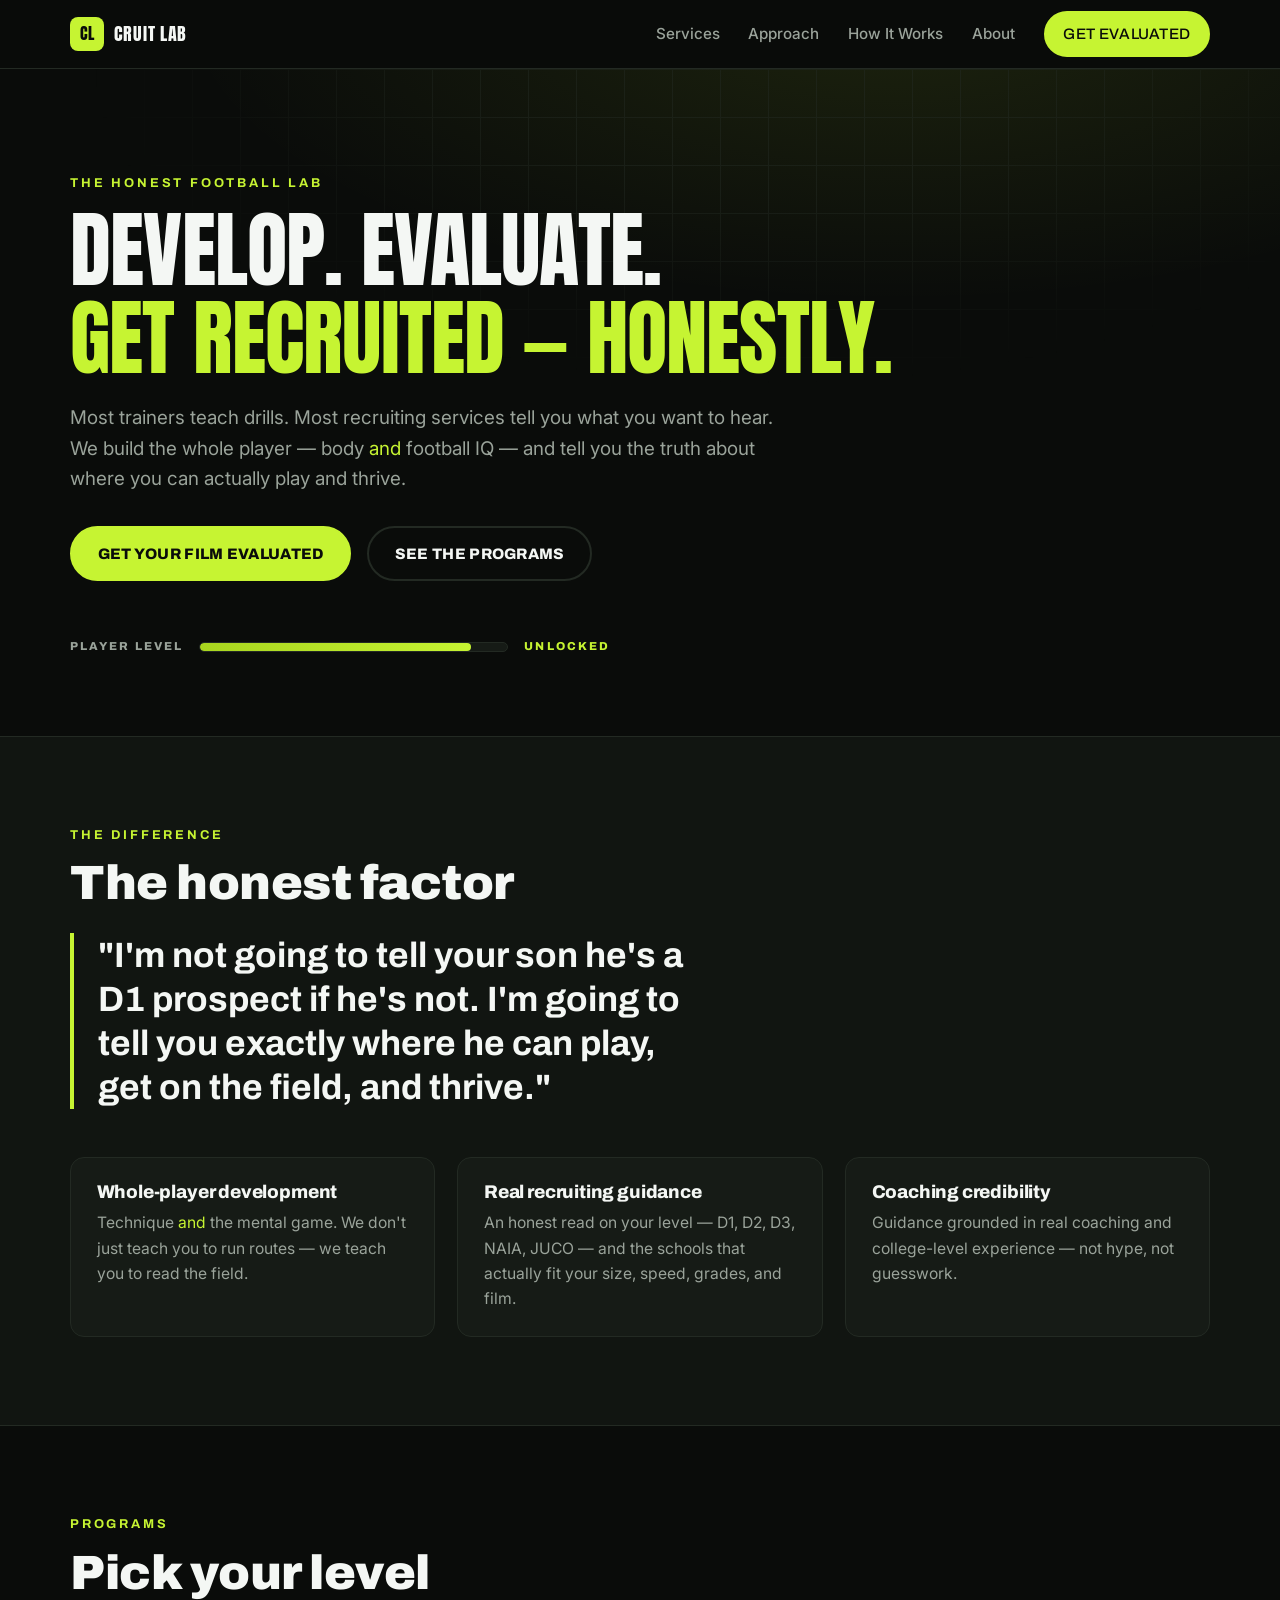
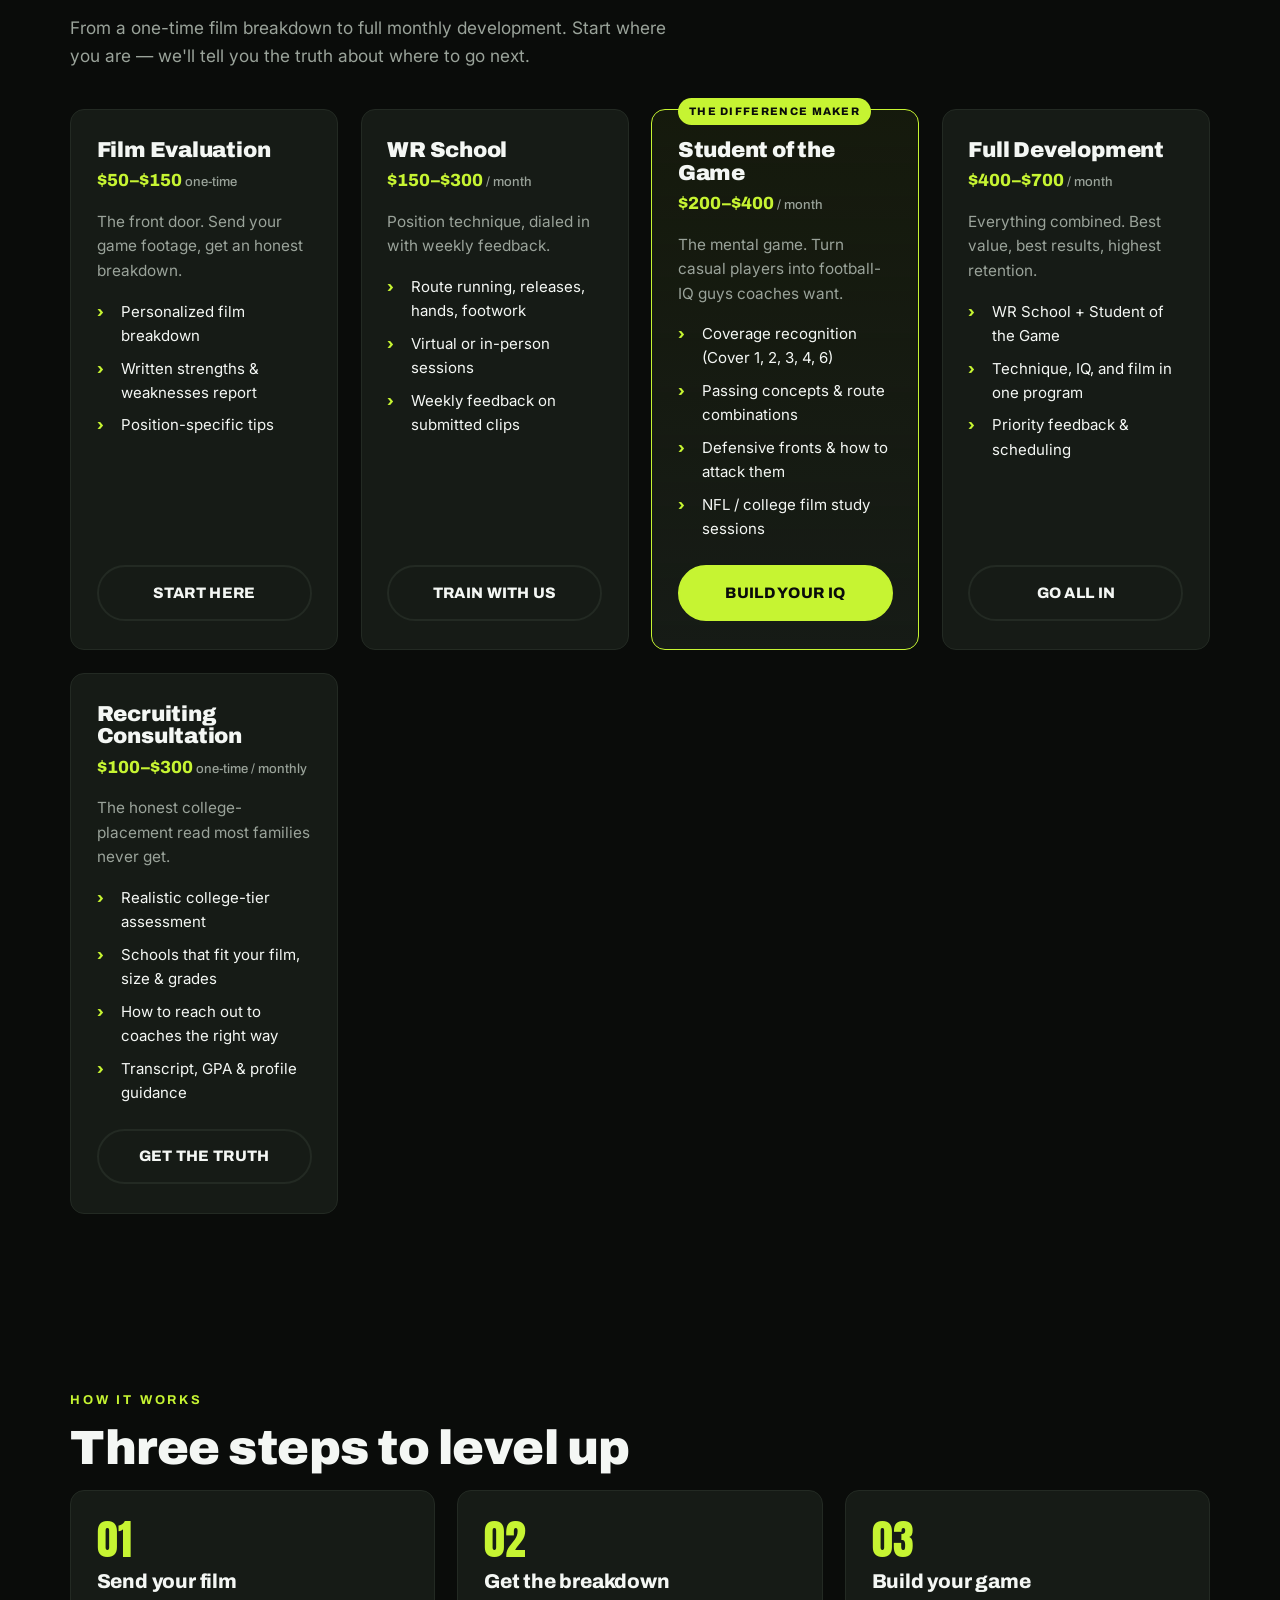
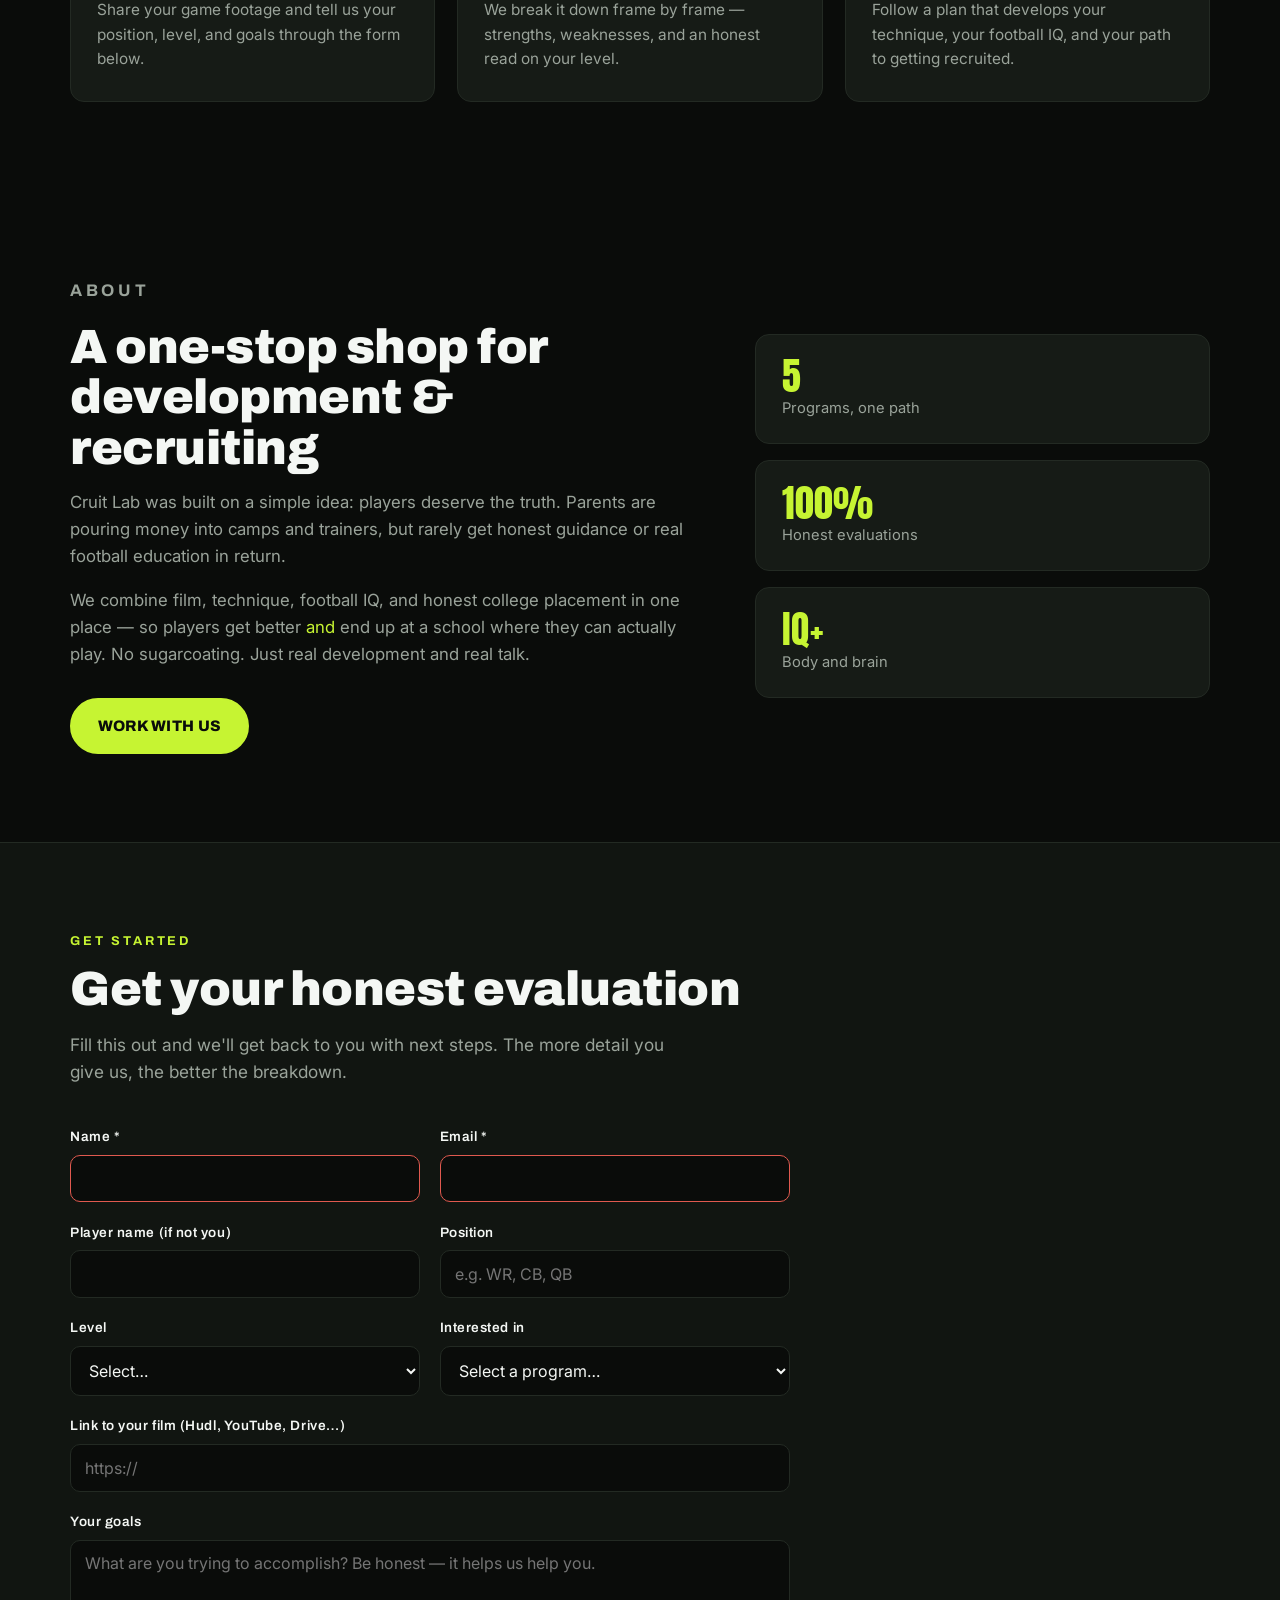
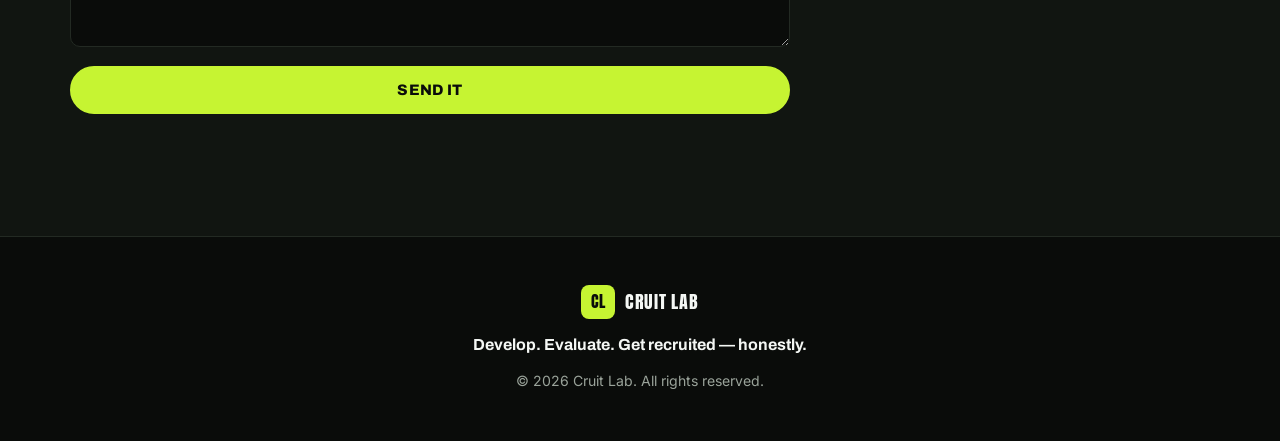
<file: site/index.html>
<!DOCTYPE html>
<html lang="en">
<head>
  <meta charset="UTF-8" />
  <meta name="viewport" content="width=device-width, initial-scale=1.0" />
  <title>Cruit Lab — Develop. Evaluate. Get Recruited, Honestly.</title>
  <meta name="description" content="Cruit Lab is the honest football lab — whole-player development, film evaluation, football IQ, and realistic recruiting guidance. We tell you the truth about where you can play." />

  <!-- Open Graph / social -->
  <meta property="og:title" content="Cruit Lab — The Honest Football Lab" />
  <meta property="og:description" content="Develop. Evaluate. Get recruited — honestly. Film breakdowns, technique, football IQ, and real recruiting guidance." />
  <meta property="og:type" content="website" />

  <link rel="preconnect" href="https://fonts.googleapis.com" />
  <link rel="preconnect" href="https://fonts.gstatic.com" crossorigin />
  <link href="https://fonts.googleapis.com/css2?family=Anton&family=Archivo:wght@500;600;700;800;900&family=Inter:wght@400;500;600;700&display=swap" rel="stylesheet" />
  <link rel="stylesheet" href="styles.css" />
</head>
<body>

  <!-- ===== NAV ===== -->
  <header class="nav" id="top">
    <div class="container nav__inner">
      <a href="#top" class="logo" aria-label="Cruit Lab home">
        <span class="logo__mark">CL</span>
        <span class="logo__word">CRUIT&nbsp;LAB</span>
      </a>
      <nav class="nav__links" aria-label="Primary">
        <a href="#services">Services</a>
        <a href="#approach">Approach</a>
        <a href="#how">How It Works</a>
        <a href="#about">About</a>
        <a href="#contact" class="btn btn--sm">Get Evaluated</a>
      </nav>
      <button class="nav__toggle" id="navToggle" aria-label="Open menu" aria-expanded="false">
        <span></span><span></span><span></span>
      </button>
    </div>
  </header>

  <!-- ===== HERO ===== -->
  <section class="hero">
    <div class="hero__grid" aria-hidden="true"></div>
    <div class="container hero__inner">
      <p class="eyebrow">The Honest Football Lab</p>
      <h1 class="hero__title">
        Develop. Evaluate.<br />
        <span class="accent">Get recruited — honestly.</span>
      </h1>
      <p class="hero__sub">
        Most trainers teach drills. Most recruiting services tell you what you
        want to hear. We build the whole player — body <em>and</em> football IQ —
        and tell you the truth about where you can actually play and thrive.
      </p>
      <div class="hero__cta">
        <a href="#contact" class="btn">Get Your Film Evaluated</a>
        <a href="#services" class="btn btn--ghost">See the Programs</a>
      </div>

      <!-- EXP / level-up motif -->
      <div class="levelbar" aria-hidden="true">
        <div class="levelbar__label">PLAYER LEVEL</div>
        <div class="levelbar__track"><div class="levelbar__fill"></div></div>
        <div class="levelbar__tag">UNLOCKED</div>
      </div>
    </div>
  </section>

  <!-- ===== HONEST DIFFERENCE ===== -->
  <section class="honest" id="approach">
    <div class="container">
      <p class="section-eyebrow">The Difference</p>
      <h2 class="section-title">The honest factor</h2>
      <blockquote class="quote">
        "I'm not going to tell your son he's a D1 prospect if he's not. I'm going
        to tell you exactly where he can play, get on the field, and thrive."
      </blockquote>
      <div class="cards-3">
        <div class="mini">
          <h3>Whole-player development</h3>
          <p>Technique <em>and</em> the mental game. We don't just teach you to run routes — we teach you to read the field.</p>
        </div>
        <div class="mini">
          <h3>Real recruiting guidance</h3>
          <p>An honest read on your level — D1, D2, D3, NAIA, JUCO — and the schools that actually fit your size, speed, grades, and film.</p>
        </div>
        <div class="mini">
          <h3>Coaching credibility</h3>
          <p>Guidance grounded in real coaching and college-level experience — not hype, not guesswork.</p>
        </div>
      </div>
    </div>
  </section>

  <!-- ===== SERVICES ===== -->
  <section class="services" id="services">
    <div class="container">
      <p class="section-eyebrow">Programs</p>
      <h2 class="section-title">Pick your level</h2>
      <p class="section-lead">From a one-time film breakdown to full monthly development. Start where you are — we'll tell you the truth about where to go next.</p>

      <div class="tiers">
        <!-- Tier 1 -->
        <article class="tier">
          <div class="tier__head">
            <h3>Film Evaluation</h3>
            <p class="tier__price">$50–$150 <span>one-time</span></p>
          </div>
          <p class="tier__desc">The front door. Send your game footage, get an honest breakdown.</p>
          <ul class="tier__list">
            <li>Personalized film breakdown</li>
            <li>Written strengths &amp; weaknesses report</li>
            <li>Position-specific tips</li>
          </ul>
          <a href="#contact" class="btn btn--ghost btn--full">Start Here</a>
        </article>

        <!-- Tier 2 -->
        <article class="tier">
          <div class="tier__head">
            <h3>WR School</h3>
            <p class="tier__price">$150–$300 <span>/ month</span></p>
          </div>
          <p class="tier__desc">Position technique, dialed in with weekly feedback.</p>
          <ul class="tier__list">
            <li>Route running, releases, hands, footwork</li>
            <li>Virtual or in-person sessions</li>
            <li>Weekly feedback on submitted clips</li>
          </ul>
          <a href="#contact" class="btn btn--ghost btn--full">Train With Us</a>
        </article>

        <!-- Tier 3 (featured) -->
        <article class="tier tier--featured">
          <div class="tier__flag">The Difference Maker</div>
          <div class="tier__head">
            <h3>Student of the Game</h3>
            <p class="tier__price">$200–$400 <span>/ month</span></p>
          </div>
          <p class="tier__desc">The mental game. Turn casual players into football-IQ guys coaches want.</p>
          <ul class="tier__list">
            <li>Coverage recognition (Cover 1, 2, 3, 4, 6)</li>
            <li>Passing concepts &amp; route combinations</li>
            <li>Defensive fronts &amp; how to attack them</li>
            <li>NFL / college film study sessions</li>
          </ul>
          <a href="#contact" class="btn btn--full">Build Your IQ</a>
        </article>

        <!-- Tier 4 -->
        <article class="tier">
          <div class="tier__head">
            <h3>Full Development</h3>
            <p class="tier__price">$400–$700 <span>/ month</span></p>
          </div>
          <p class="tier__desc">Everything combined. Best value, best results, highest retention.</p>
          <ul class="tier__list">
            <li>WR School + Student of the Game</li>
            <li>Technique, IQ, and film in one program</li>
            <li>Priority feedback &amp; scheduling</li>
          </ul>
          <a href="#contact" class="btn btn--ghost btn--full">Go All In</a>
        </article>

        <!-- Tier 5 -->
        <article class="tier">
          <div class="tier__head">
            <h3>Recruiting Consultation</h3>
            <p class="tier__price">$100–$300 <span>one-time / monthly</span></p>
          </div>
          <p class="tier__desc">The honest college-placement read most families never get.</p>
          <ul class="tier__list">
            <li>Realistic college-tier assessment</li>
            <li>Schools that fit your film, size &amp; grades</li>
            <li>How to reach out to coaches the right way</li>
            <li>Transcript, GPA &amp; profile guidance</li>
          </ul>
          <a href="#contact" class="btn btn--ghost btn--full">Get the Truth</a>
        </article>
      </div>
    </div>
  </section>

  <!-- ===== HOW IT WORKS ===== -->
  <section class="how" id="how">
    <div class="container">
      <p class="section-eyebrow">How It Works</p>
      <h2 class="section-title">Three steps to level up</h2>
      <ol class="steps">
        <li class="step">
          <span class="step__num">01</span>
          <h3>Send your film</h3>
          <p>Share your game footage and tell us your position, level, and goals through the form below.</p>
        </li>
        <li class="step">
          <span class="step__num">02</span>
          <h3>Get the breakdown</h3>
          <p>We break it down frame by frame — strengths, weaknesses, and an honest read on your level.</p>
        </li>
        <li class="step">
          <span class="step__num">03</span>
          <h3>Build your game</h3>
          <p>Follow a plan that develops your technique, your football IQ, and your path to getting recruited.</p>
        </li>
      </ol>
    </div>
  </section>

  <!-- ===== ABOUT ===== -->
  <section class="about" id="about">
    <div class="container about__inner">
      <div class="about__text">
        <p class="section-eyebrow">About</p>
        <h2 class="section-title">A one-stop shop for development &amp; recruiting</h2>
        <p>
          Cruit Lab was built on a simple idea: players deserve the truth.
          Parents are pouring money into camps and trainers, but rarely get
          honest guidance or real football education in return.
        </p>
        <p>
          We combine film, technique, football IQ, and honest college placement
          in one place — so players get better <em>and</em> end up at a school
          where they can actually play. No sugarcoating. Just real development
          and real talk.
        </p>
        <a href="#contact" class="btn">Work With Us</a>
      </div>
      <div class="about__stats">
        <div class="stat"><span class="stat__num">5</span><span class="stat__label">Programs, one path</span></div>
        <div class="stat"><span class="stat__num">100%</span><span class="stat__label">Honest evaluations</span></div>
        <div class="stat"><span class="stat__num">IQ+</span><span class="stat__label">Body and brain</span></div>
      </div>
    </div>
  </section>

  <!-- ===== CONTACT / INTAKE ===== -->
  <section class="contact" id="contact">
    <div class="container">
      <p class="section-eyebrow">Get Started</p>
      <h2 class="section-title">Get your honest evaluation</h2>
      <p class="section-lead">Fill this out and we'll get back to you with next steps. The more detail you give us, the better the breakdown.</p>

      <form class="form" id="intakeForm" novalidate>
        <div class="form__row">
          <div class="field">
            <label for="name">Name *</label>
            <input type="text" id="name" name="name" required autocomplete="name" />
          </div>
          <div class="field">
            <label for="email">Email *</label>
            <input type="email" id="email" name="email" required autocomplete="email" />
          </div>
        </div>

        <div class="form__row">
          <div class="field">
            <label for="player">Player name (if not you)</label>
            <input type="text" id="player" name="player" />
          </div>
          <div class="field">
            <label for="position">Position</label>
            <input type="text" id="position" name="position" placeholder="e.g. WR, CB, QB" />
          </div>
        </div>

        <div class="form__row">
          <div class="field">
            <label for="level">Level</label>
            <select id="level" name="level">
              <option value="">Select…</option>
              <option>Youth</option>
              <option>Middle school</option>
              <option>High school</option>
              <option>College</option>
              <option>Adult / amateur league</option>
            </select>
          </div>
          <div class="field">
            <label for="program">Interested in</label>
            <select id="program" name="program">
              <option value="">Select a program…</option>
              <option>Film Evaluation</option>
              <option>WR School</option>
              <option>Student of the Game</option>
              <option>Full Development Package</option>
              <option>Recruiting Consultation</option>
              <option>Not sure yet</option>
            </select>
          </div>
        </div>

        <div class="field">
          <label for="film">Link to your film (Hudl, YouTube, Drive…)</label>
          <input type="url" id="film" name="film" placeholder="https://" />
        </div>

        <div class="field">
          <label for="goals">Your goals</label>
          <textarea id="goals" name="goals" rows="4" placeholder="What are you trying to accomplish? Be honest — it helps us help you."></textarea>
        </div>

        <button type="submit" class="btn btn--full">Send It</button>
        <p class="form__note" id="formNote" role="status"></p>
      </form>
    </div>
  </section>

  <!-- ===== FOOTER ===== -->
  <footer class="footer">
    <div class="container footer__inner">
      <div class="logo">
        <span class="logo__mark">CL</span>
        <span class="logo__word">CRUIT&nbsp;LAB</span>
      </div>
      <p class="footer__tag">Develop. Evaluate. Get recruited — honestly.</p>
      <p class="footer__copy">© <span id="year"></span> Cruit Lab. All rights reserved.</p>
    </div>
  </footer>

  <script src="script.js"></script>
</body>
</html>
</file>
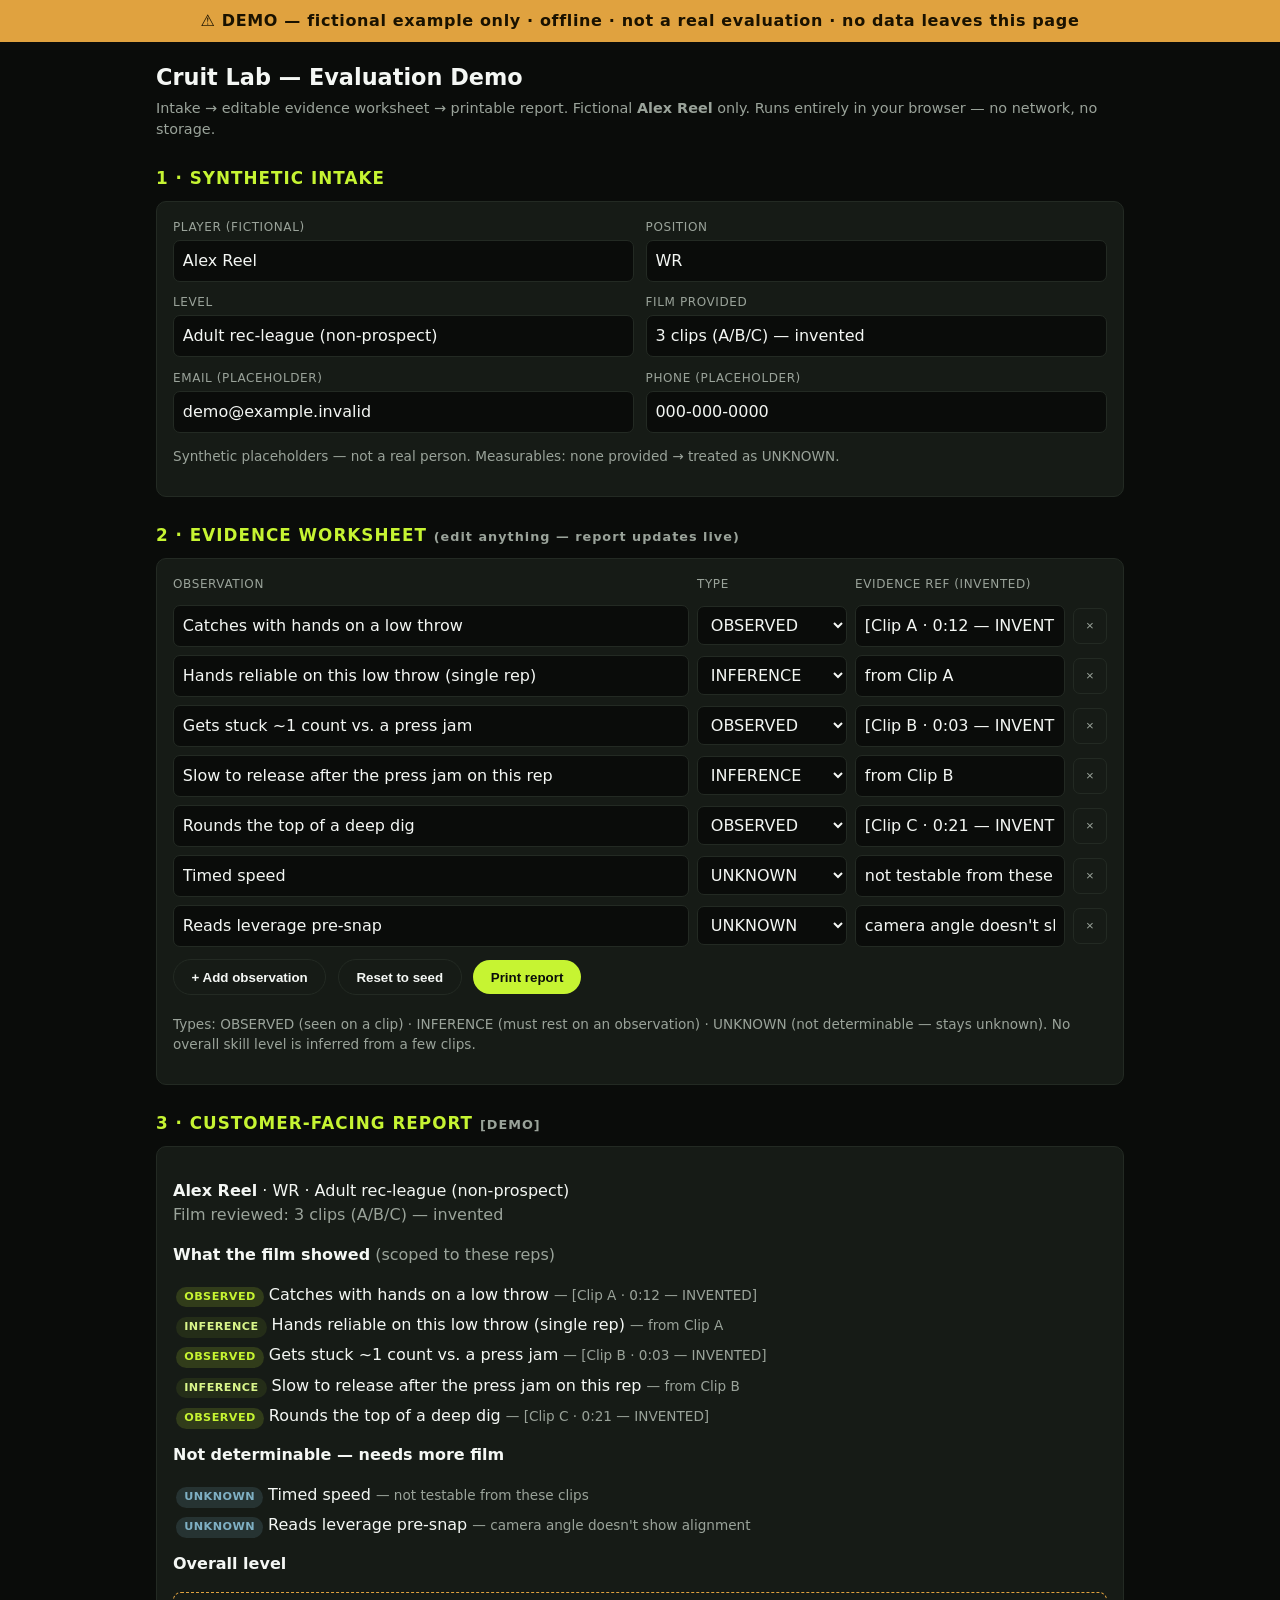
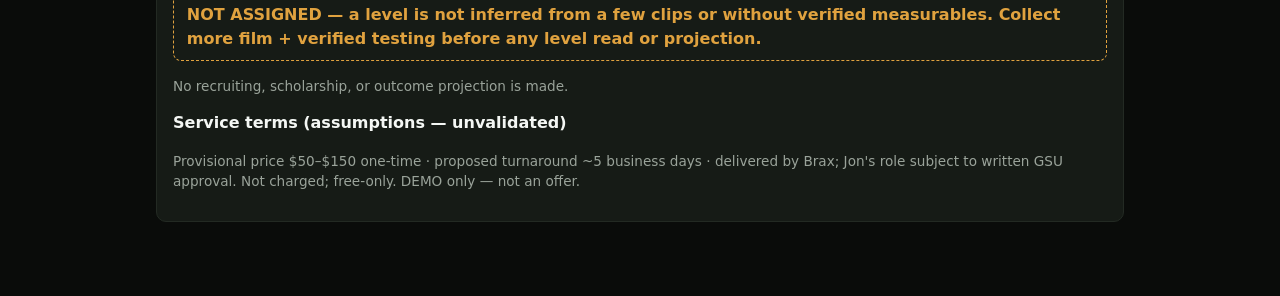
<file: site/demo/eval-demo.html>
<!DOCTYPE html>
<html lang="en">
<head>
<meta charset="UTF-8" />
<meta name="viewport" content="width=device-width, initial-scale=1.0" />
<title>Cruit Lab — Evaluation DEMO (offline, fictional)</title>
<!--
  INTERNAL OFFLINE DEMO. Fictional "Alex Reel" only. No backend, no network,
  no storage of real personal data, no submission. Everything runs client-side
  in this single file. Open it directly in a browser (file://) — it works offline.
  Reuses the Cruit Lab palette; system fonts only (no network font fetch).
-->
<style>
  :root{
    --bg:#0a0c0a; --surface:#161b16; --line:#232a23; --text:#f4f7f4;
    --muted:#9aa39a; --accent:#c6f432; --warn:#e0a23f; --unknown:#7fb0c4;
  }
  *{box-sizing:border-box}
  body{margin:0;background:var(--bg);color:var(--text);
    font-family:system-ui,-apple-system,Segoe UI,Roboto,Helvetica,Arial,sans-serif;
    line-height:1.5;padding:0 0 4rem}
  .wrap{max-width:1000px;margin:0 auto;padding:0 1rem}
  /* DEMO banner */
  .demo-banner{position:sticky;top:0;z-index:10;background:var(--warn);color:#1a1200;
    font-weight:800;letter-spacing:.04em;text-align:center;padding:.55rem 1rem}
  h1{font-size:1.4rem;margin:1.2rem 0 .2rem}
  h2{font-size:1.05rem;margin:1.6rem 0 .5rem;color:var(--accent);
    text-transform:uppercase;letter-spacing:.06em}
  .sub{color:var(--muted);font-size:.9rem;margin:.2rem 0 0}
  .card{background:var(--surface);border:1px solid var(--line);border-radius:10px;
    padding:1rem;margin:.6rem 0}
  label{display:block;font-size:.75rem;color:var(--muted);text-transform:uppercase;
    letter-spacing:.05em;margin-bottom:.25rem}
  input,select,textarea{width:100%;background:var(--bg);border:1px solid var(--line);
    color:var(--text);border-radius:7px;padding:.5rem .55rem;font:inherit}
  input:focus,select:focus,textarea:focus{outline:none;border-color:var(--accent)}
  .grid2{display:grid;grid-template-columns:1fr 1fr;gap:.7rem}
  .row{display:grid;grid-template-columns:1fr 150px 210px 34px;gap:.5rem;
    align-items:center;margin-bottom:.5rem}
  .row .rm{background:transparent;border:1px solid var(--line);color:var(--muted);
    border-radius:7px;height:36px;cursor:pointer}
  .row .rm:hover{border-color:var(--warn);color:var(--warn)}
  .btn{background:var(--accent);color:#0a0c0a;border:0;border-radius:999px;
    font-weight:800;padding:.6rem 1.1rem;cursor:pointer;margin:.3rem .4rem .3rem 0}
  .btn.ghost{background:transparent;color:var(--text);border:1px solid var(--line)}
  .pill{display:inline-block;font-size:.7rem;font-weight:800;padding:.12rem .5rem;
    border-radius:999px;text-transform:uppercase;letter-spacing:.04em}
  .p-obs{background:rgba(198,244,50,.15);color:var(--accent)}
  .p-inf{background:rgba(198,244,50,.08);color:#d9f58a}
  .p-unk{background:rgba(127,176,196,.16);color:var(--unknown)}
  /* report */
  #report .line{margin:.35rem 0;padding-left:.2rem}
  #report .ref{color:var(--muted);font-size:.85rem}
  .level-box{border:1px dashed var(--warn);border-radius:8px;padding:.6rem .8rem;
    color:var(--warn);font-weight:700}
  .muted{color:var(--muted)}
  .note{font-size:.85rem;color:var(--muted)}
  @media (max-width:640px){.grid2{grid-template-columns:1fr}
    .row{grid-template-columns:1fr 120px;grid-auto-rows:auto}}
  /* print: show only the report */
  @media print{
    .demo-banner,.no-print{display:none !important}
    body{background:#fff;color:#000}
    .card{border:1px solid #ccc}
    #report .ref{color:#555}
    .level-box{color:#111;border-color:#111}
  }
</style>
</head>
<body>
<div class="demo-banner">⚠ DEMO — fictional example only · offline · not a real evaluation · no data leaves this page</div>

<div class="wrap">
  <h1>Cruit Lab — Evaluation Demo</h1>
  <p class="sub">Intake → editable evidence worksheet → printable report. Fictional
  <strong>Alex Reel</strong> only. Runs entirely in your browser — no network, no storage.</p>

  <!-- STAGE 1: INTAKE -->
  <h2 class="no-print">1 · Synthetic intake</h2>
  <div class="card no-print">
    <div class="grid2">
      <div><label>Player (fictional)</label><input id="in-player" value="Alex Reel"></div>
      <div><label>Position</label><input id="in-pos" value="WR"></div>
      <div><label>Level</label><input id="in-level" value="Adult rec-league (non-prospect)"></div>
      <div><label>Film provided</label><input id="in-film" value="3 clips (A/B/C) — invented"></div>
      <div><label>Email (placeholder)</label><input id="in-email" value="demo@example.invalid"></div>
      <div><label>Phone (placeholder)</label><input id="in-phone" value="000-000-0000"></div>
    </div>
    <p class="note">Synthetic placeholders — not a real person. Measurables: none provided → treated as UNKNOWN.</p>
  </div>

  <!-- STAGE 2: WORKSHEET -->
  <h2 class="no-print">2 · Evidence worksheet <span class="muted" style="text-transform:none;font-size:.8rem">(edit anything — report updates live)</span></h2>
  <div class="card no-print">
    <div class="row"><label>Observation</label><label>Type</label><label>Evidence ref (invented)</label><span></span></div>
    <div id="rows"></div>
    <button class="btn ghost" id="add">+ Add observation</button>
    <button class="btn ghost" id="reset">Reset to seed</button>
    <button class="btn" id="print">Print report</button>
    <p class="note">Types: OBSERVED (seen on a clip) · INFERENCE (must rest on an observation) ·
    UNKNOWN (not determinable — stays unknown). No overall skill level is inferred from a few clips.</p>
  </div>

  <!-- STAGE 3: REPORT -->
  <h2>3 · Customer-facing report <span class="muted" style="text-transform:none;font-size:.8rem">[DEMO]</span></h2>
  <div class="card" id="report"></div>
</div>

<script>
/* ---- seed: fictional Alex Reel, reused from toolkit/06 (no new observations) ---- */
const SEED = {
  intake:{player:"Alex Reel",pos:"WR",level:"Adult rec-league (non-prospect)",
    film:"3 clips (A/B/C) — invented",email:"demo@example.invalid",phone:"000-000-0000"},
  rows:[
    {text:"Catches with hands on a low throw",           type:"OBSERVED",  ref:"[Clip A · 0:12 — INVENTED]"},
    {text:"Hands reliable on this low throw (single rep)",type:"INFERENCE", ref:"from Clip A"},
    {text:"Gets stuck ~1 count vs. a press jam",          type:"OBSERVED",  ref:"[Clip B · 0:03 — INVENTED]"},
    {text:"Slow to release after the press jam on this rep",type:"INFERENCE",ref:"from Clip B"},
    {text:"Rounds the top of a deep dig",                 type:"OBSERVED",  ref:"[Clip C · 0:21 — INVENTED]"},
    {text:"Timed speed",                                  type:"UNKNOWN",   ref:"not testable from these clips"},
    {text:"Reads leverage pre-snap",                      type:"UNKNOWN",   ref:"camera angle doesn't show alignment"}
  ]
};
const TYPES=["OBSERVED","INFERENCE","UNKNOWN"];
const rowsEl=document.getElementById("rows");

function makeRow(r){
  const div=document.createElement("div"); div.className="row";
  const t=document.createElement("input"); t.value=r.text; t.dataset.k="text";
  const s=document.createElement("select"); s.dataset.k="type";
  TYPES.forEach(v=>{const o=document.createElement("option");o.value=o.textContent=v;if(v===r.type)o.selected=true;s.appendChild(o);});
  const e=document.createElement("input"); e.value=r.ref; e.dataset.k="ref";
  const x=document.createElement("button"); x.className="rm"; x.textContent="×"; x.title="remove";
  x.onclick=()=>{div.remove();render();};
  [t,s,e].forEach(el=>el.addEventListener("input",render));
  div.append(t,s,e,x); return div;
}
function readRows(){
  return [...rowsEl.children].map(div=>{
    const g=k=>div.querySelector(`[data-k="${k}"]`).value;
    return {text:g("text"),type:g("type"),ref:g("ref")};
  });
}
function seedIntake(){
  const m={ "in-player":"player","in-pos":"pos","in-level":"level","in-film":"film","in-email":"email","in-phone":"phone"};
  for(const id in m) document.getElementById(id).value=SEED.intake[m[id]];
}
function loadSeed(){
  seedIntake();
  rowsEl.innerHTML="";
  SEED.rows.forEach(r=>rowsEl.appendChild(makeRow(JSON.parse(JSON.stringify(r)))));
  render();
}

function esc(s){return (s||"").replace(/[&<>]/g,c=>({"&":"&amp;","<":"&lt;",">":"&gt;"}[c]));}

function render(){
  const rows=readRows();
  const observed=rows.filter(r=>r.type==="OBSERVED"||r.type==="INFERENCE");
  const unknown=rows.filter(r=>r.type==="UNKNOWN");
  const player=esc(document.getElementById("in-player").value);
  const pos=esc(document.getElementById("in-pos").value);
  const level=esc(document.getElementById("in-level").value);
  const film=esc(document.getElementById("in-film").value);

  const obsHtml = observed.length
    ? observed.map(r=>`<div class="line"><span class="pill ${r.type==="OBSERVED"?"p-obs":"p-inf"}">${r.type}</span>
        ${esc(r.text)} <span class="ref">— ${esc(r.ref)||"(no evidence ref)"}</span></div>`).join("")
    : `<div class="line muted">No observed/inferred claims yet.</div>`;

  const unkHtml = unknown.length
    ? unknown.map(r=>`<div class="line"><span class="pill p-unk">UNKNOWN</span>
        ${esc(r.text)} <span class="ref">— ${esc(r.ref)||"needs more film"}</span></div>`).join("")
    : `<div class="line muted">Nothing marked unknown.</div>`;

  document.getElementById("report").innerHTML=`
    <p><strong>${player||"(unnamed)"}</strong> · ${pos} · ${level}<br>
       <span class="muted">Film reviewed: ${film}</span></p>

    <p><strong>What the film showed</strong> <span class="muted">(scoped to these reps)</span></p>
    ${obsHtml}

    <p style="margin-top:.9rem"><strong>Not determinable — needs more film</strong></p>
    ${unkHtml}

    <p style="margin-top:.9rem"><strong>Overall level</strong></p>
    <div class="level-box">NOT ASSIGNED — a level is not inferred from a few clips or without
      verified measurables. Collect more film + verified testing before any level read or projection.</div>

    <p style="margin-top:.9rem" class="note">No recruiting, scholarship, or outcome projection is made.</p>

    <p style="margin-top:.9rem"><strong>Service terms (assumptions — unvalidated)</strong></p>
    <p class="note">Provisional price $50–$150 one-time · proposed turnaround ~5 business days ·
      delivered by Brax; Jon's role subject to written GSU approval. Not charged; free-only.
      DEMO only — not an offer.</p>
  `;
}

document.getElementById("add").onclick=()=>{rowsEl.appendChild(makeRow({text:"",type:"OBSERVED",ref:""}));render();};
document.getElementById("reset").onclick=loadSeed;
document.getElementById("print").onclick=()=>window.print();
["in-player","in-pos","in-level","in-film"].forEach(id=>document.getElementById(id).addEventListener("input",render));

loadSeed(); // start from the fictional seed
</script>
</body>
</html>
</file>
<file: site/styles.css>
/* ===================================================================
   Cruit Lab — styles
   Brand: "The Lab" aesthetic. Matte black + volt-green accent + gray.
   =================================================================== */

:root {
  --bg:        #0a0c0a;
  --bg-2:      #111511;
  --surface:   #161b16;
  --line:      #232a23;
  --text:      #f4f7f4;
  --muted:     #9aa39a;
  --accent:    #c6f432;   /* volt green */
  --accent-d:  #a9d61f;
  --radius:    14px;
  --maxw:      1140px;
  --ease:      cubic-bezier(.2, .7, .2, 1);
}

* { box-sizing: border-box; margin: 0; padding: 0; }

html { scroll-behavior: smooth; }

body {
  background: var(--bg);
  color: var(--text);
  font-family: 'Inter', system-ui, -apple-system, sans-serif;
  line-height: 1.6;
  -webkit-font-smoothing: antialiased;
  overflow-x: hidden;
}

.container { width: min(100% - 2.5rem, var(--maxw)); margin-inline: auto; }

h1, h2, h3 { font-family: 'Archivo', sans-serif; line-height: 1.05; letter-spacing: -0.01em; }
em { color: var(--accent); font-style: normal; }
.accent { color: var(--accent); }

/* ---------- Buttons ---------- */
.btn {
  display: inline-block;
  background: var(--accent);
  color: #0a0c0a;
  font-family: 'Archivo', sans-serif;
  font-weight: 800;
  font-size: .95rem;
  letter-spacing: .02em;
  text-transform: uppercase;
  text-decoration: none;
  padding: .85rem 1.6rem;
  border: 2px solid var(--accent);
  border-radius: 999px;
  cursor: pointer;
  transition: transform .18s var(--ease), background .18s, box-shadow .18s;
}
.btn:hover { transform: translateY(-2px); box-shadow: 0 8px 24px rgba(198,244,50,.25); }
.btn--ghost { background: transparent; color: var(--text); border-color: var(--line); }
.btn--ghost:hover { border-color: var(--accent); color: var(--accent); box-shadow: none; }
.btn--sm { padding: .55rem 1.1rem; font-size: .82rem; }
.btn--full { width: 100%; text-align: center; }

/* ---------- Section primitives ---------- */
section { padding: 5.5rem 0; }
.section-eyebrow, .eyebrow {
  font-family: 'Archivo', sans-serif;
  font-weight: 700;
  font-size: .8rem;
  letter-spacing: .22em;
  text-transform: uppercase;
  color: var(--accent);
  margin-bottom: .8rem;
}
.section-title { font-size: clamp(1.9rem, 4vw, 3rem); font-weight: 900; margin-bottom: 1rem; }
.section-lead { color: var(--muted); max-width: 56ch; font-size: 1.08rem; margin-bottom: 2.5rem; }

/* ---------- Nav ---------- */
.nav {
  position: sticky; top: 0; z-index: 50;
  background: rgba(10,12,10,.82);
  backdrop-filter: blur(12px);
  border-bottom: 1px solid var(--line);
}
.nav__inner { display: flex; align-items: center; justify-content: space-between; height: 68px; }
.logo { display: flex; align-items: center; gap: .6rem; text-decoration: none; color: var(--text); }
.logo__mark {
  display: grid; place-items: center;
  width: 34px; height: 34px;
  background: var(--accent); color: #0a0c0a;
  font-family: 'Anton', sans-serif; font-size: 1rem;
  border-radius: 8px;
}
.logo__word { font-family: 'Anton', sans-serif; font-size: 1.15rem; letter-spacing: .04em; }
.nav__links { display: flex; align-items: center; gap: 1.8rem; }
.nav__links a { color: var(--muted); text-decoration: none; font-weight: 500; font-size: .95rem; transition: color .15s; }
.nav__links a:hover { color: var(--text); }
.nav__links a.btn { color: #0a0c0a; }
.nav__toggle { display: none; flex-direction: column; gap: 5px; background: none; border: 0; cursor: pointer; padding: 8px; }
.nav__toggle span { width: 24px; height: 2px; background: var(--text); transition: .2s; }

/* ---------- Hero ---------- */
.hero { position: relative; padding: 6.5rem 0 5rem; overflow: hidden; background: radial-gradient(1200px 500px at 70% -10%, rgba(198,244,50,.10), transparent 60%); }
.hero__grid {
  position: absolute; inset: 0;
  background-image:
    linear-gradient(var(--line) 1px, transparent 1px),
    linear-gradient(90deg, var(--line) 1px, transparent 1px);
  background-size: 48px 48px;
  mask-image: radial-gradient(900px 420px at 60% 0%, #000 30%, transparent 75%);
  opacity: .5;
}
.hero__inner { position: relative; }
.hero__title { font-family: 'Anton', sans-serif; font-weight: 400; font-size: clamp(2.6rem, 7vw, 5.2rem); letter-spacing: -0.01em; text-transform: uppercase; margin: .4rem 0 1.4rem; }
.hero__sub { color: var(--muted); font-size: 1.18rem; max-width: 60ch; margin-bottom: 2rem; }
.hero__cta { display: flex; flex-wrap: wrap; gap: 1rem; margin-bottom: 3.5rem; }

/* EXP level bar */
.levelbar { display: flex; align-items: center; gap: 1rem; max-width: 540px; }
.levelbar__label, .levelbar__tag { font-family: 'Archivo', sans-serif; font-weight: 800; font-size: .72rem; letter-spacing: .18em; color: var(--muted); white-space: nowrap; }
.levelbar__tag { color: var(--accent); }
.levelbar__track { flex: 1; height: 10px; background: var(--surface); border: 1px solid var(--line); border-radius: 999px; overflow: hidden; }
.levelbar__fill { height: 100%; width: 0; background: linear-gradient(90deg, var(--accent-d), var(--accent)); border-radius: 999px; animation: fill 2.2s var(--ease) forwards .3s; }
@keyframes fill { to { width: 88%; } }

/* ---------- Honest ---------- */
.honest { background: var(--bg-2); border-top: 1px solid var(--line); border-bottom: 1px solid var(--line); }
.quote {
  font-family: 'Archivo', sans-serif; font-weight: 700;
  font-size: clamp(1.4rem, 3.2vw, 2.2rem); line-height: 1.25;
  border-left: 4px solid var(--accent); padding-left: 1.5rem;
  margin: 1.5rem 0 3rem; max-width: 30ch;
}
.cards-3 { display: grid; grid-template-columns: repeat(3, 1fr); gap: 1.4rem; }
.mini { background: var(--surface); border: 1px solid var(--line); border-radius: var(--radius); padding: 1.6rem; }
.mini h3 { font-size: 1.15rem; font-weight: 800; margin-bottom: .5rem; }
.mini p { color: var(--muted); font-size: .98rem; }

/* ---------- Services / Tiers ---------- */
.tiers { display: grid; grid-template-columns: repeat(auto-fit, minmax(250px, 1fr)); gap: 1.4rem; }
.tier {
  position: relative;
  background: var(--surface); border: 1px solid var(--line);
  border-radius: var(--radius); padding: 1.8rem 1.6rem;
  display: flex; flex-direction: column;
  transition: transform .2s var(--ease), border-color .2s;
}
.tier:hover { transform: translateY(-4px); border-color: #34402f; }
.tier--featured { border-color: var(--accent); background: linear-gradient(180deg, rgba(198,244,50,.06), var(--surface)); }
.tier__flag {
  position: absolute; top: -12px; left: 1.6rem;
  background: var(--accent); color: #0a0c0a;
  font-family: 'Archivo', sans-serif; font-weight: 800; font-size: .68rem;
  letter-spacing: .12em; text-transform: uppercase;
  padding: .3rem .7rem; border-radius: 999px;
}
.tier__head { margin-bottom: .9rem; }
.tier__head h3 { font-size: 1.35rem; font-weight: 900; margin-bottom: .35rem; }
.tier__price { font-family: 'Archivo', sans-serif; font-weight: 800; font-size: 1.1rem; color: var(--accent); }
.tier__price span { color: var(--muted); font-weight: 500; font-size: .82rem; }
.tier__desc { color: var(--muted); font-size: .96rem; margin-bottom: 1rem; }
.tier__list { list-style: none; margin-bottom: 1.5rem; display: grid; gap: .55rem; }
.tier__list li { position: relative; padding-left: 1.5rem; font-size: .94rem; color: var(--text); }
.tier__list li::before { content: "›"; position: absolute; left: 0; color: var(--accent); font-weight: 800; }
.tier .btn { margin-top: auto; }

/* ---------- How it works ---------- */
.steps { list-style: none; display: grid; grid-template-columns: repeat(3, 1fr); gap: 1.4rem; counter-reset: s; }
.step { background: var(--surface); border: 1px solid var(--line); border-radius: var(--radius); padding: 1.8rem 1.6rem; }
.step__num { font-family: 'Anton', sans-serif; font-size: 2.6rem; color: var(--accent); display: block; line-height: 1; margin-bottom: .6rem; }
.step h3 { font-size: 1.25rem; font-weight: 800; margin-bottom: .4rem; }
.step p { color: var(--muted); font-size: .96rem; }

/* ---------- About ---------- */
.about__inner { display: grid; grid-template-columns: 1.4fr 1fr; gap: 3rem; align-items: center; }
.about__text p { color: var(--muted); margin-bottom: 1.1rem; font-size: 1.05rem; }
.about__text .btn { margin-top: .8rem; }
.about__stats { display: grid; gap: 1rem; }
.stat { background: var(--surface); border: 1px solid var(--line); border-radius: var(--radius); padding: 1.4rem 1.6rem; }
.stat__num { font-family: 'Anton', sans-serif; font-size: 2.4rem; color: var(--accent); display: block; line-height: 1; }
.stat__label { color: var(--muted); font-size: .92rem; }

/* ---------- Contact / Form ---------- */
.contact { background: var(--bg-2); border-top: 1px solid var(--line); }
.form { max-width: 720px; }
.form__row { display: grid; grid-template-columns: 1fr 1fr; gap: 1.2rem; }
.field { margin-bottom: 1.2rem; display: flex; flex-direction: column; }
.field label { font-family: 'Archivo', sans-serif; font-weight: 600; font-size: .85rem; letter-spacing: .04em; margin-bottom: .45rem; color: var(--text); }
.field input, .field select, .field textarea {
  background: var(--bg); border: 1px solid var(--line); border-radius: 10px;
  color: var(--text); font-family: inherit; font-size: 1rem; padding: .8rem .9rem;
  transition: border-color .15s, box-shadow .15s;
}
.field input:focus, .field select:focus, .field textarea:focus {
  outline: none; border-color: var(--accent); box-shadow: 0 0 0 3px rgba(198,244,50,.15);
}
.field textarea { resize: vertical; }
.field input:invalid:not(:placeholder-shown) { border-color: #e0594f; }
.form__note { margin-top: 1rem; font-weight: 600; font-size: .95rem; min-height: 1.2em; }
.form__note.ok { color: var(--accent); }
.form__note.err { color: #e0594f; }

/* ---------- Footer ---------- */
.footer { padding: 3rem 0; border-top: 1px solid var(--line); }
.footer__inner { display: flex; flex-direction: column; align-items: center; gap: .8rem; text-align: center; }
.footer__tag { font-family: 'Archivo', sans-serif; font-weight: 700; color: var(--text); }
.footer__copy { color: var(--muted); font-size: .88rem; }

/* ---------- Responsive ---------- */
@media (max-width: 860px) {
  .nav__links { display: none; }
  .nav__links.open {
    display: flex; flex-direction: column; align-items: flex-start; gap: 1.2rem;
    position: absolute; top: 68px; left: 0; right: 0;
    background: var(--bg); border-bottom: 1px solid var(--line); padding: 1.5rem 1.25rem;
  }
  .nav__toggle { display: flex; }
  .cards-3, .steps { grid-template-columns: 1fr; }
  .about__inner { grid-template-columns: 1fr; }
  .form__row { grid-template-columns: 1fr; }
}
</file>
